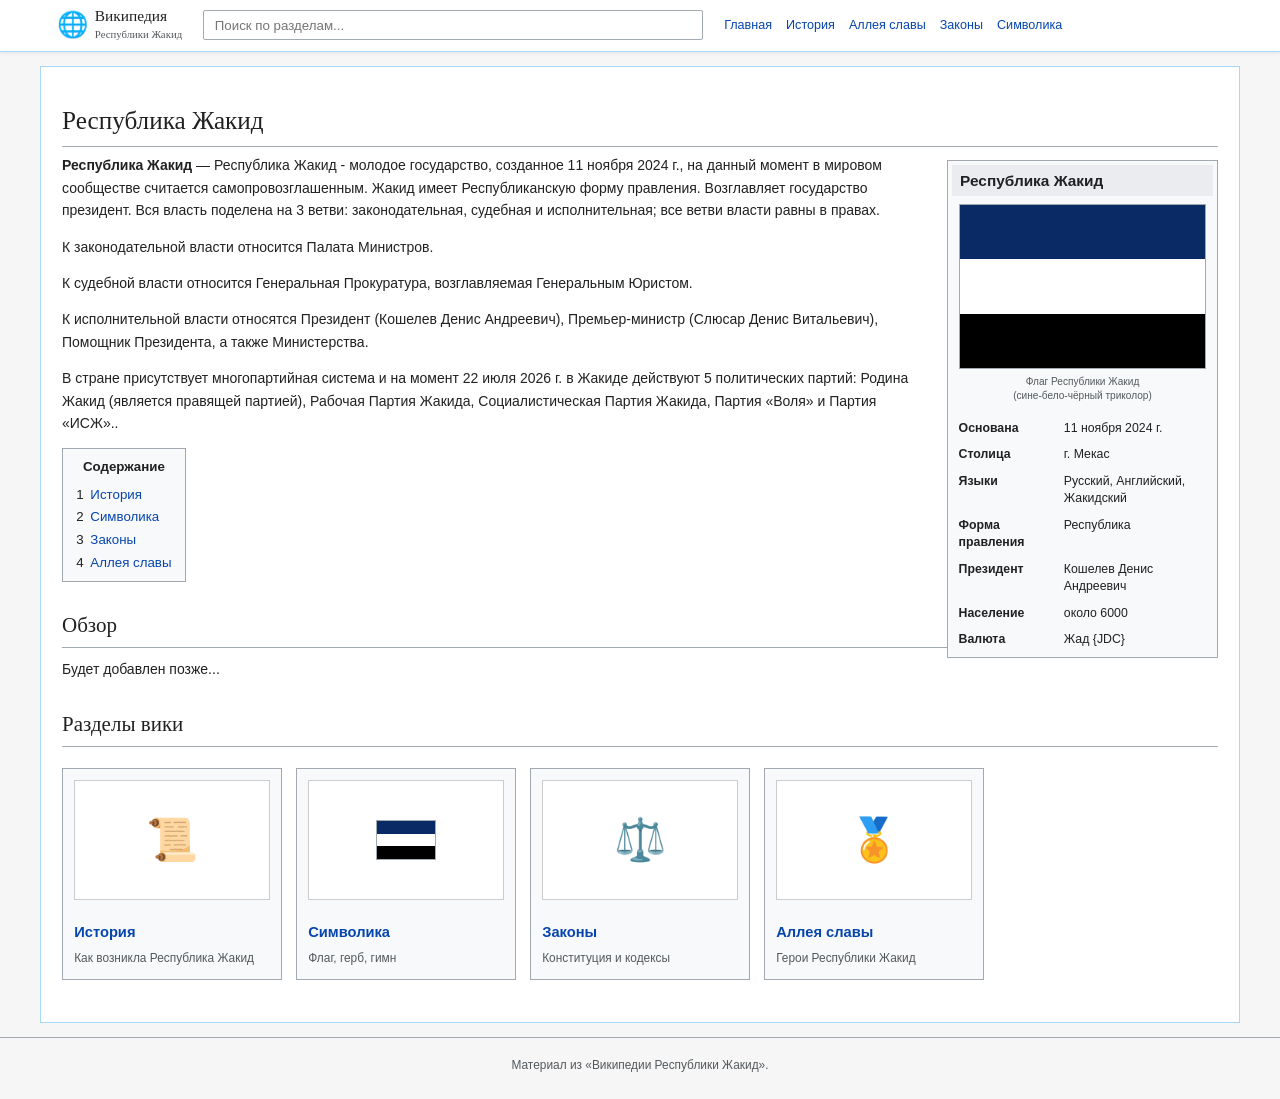
<file: index.html>
<!DOCTYPE html>
<html lang="ru">
<head>
    <meta charset="UTF-8">
    <meta name="viewport" content="width=device-width, initial-scale=1.0">
    <title>Республика Жакид — Википедия</title>
    <link rel="stylesheet" href="style.css">
</head>
<body>

<header id="wiki-header">
    <div class="header-inner">
        <a href="index.html" class="logo">
            <span class="logo-globe">🌐</span>
            <span class="logo-text">Википедия<br><small>Республики Жакид</small></span>
        </a>
        <div class="search-box">
            <input type="text" id="searchInput" placeholder="Поиск по разделам..." autocomplete="off">
            <div id="searchResults" class="search-results"></div>
        </div>
        <div class="header-links">
            <a href="index.html">Главная</a>
            <a href="history.html">История</a>
            <a href="heroes.html">Аллея славы</a>
            <a href="laws.html">Законы</a>
            <a href="symbols.html">Символика</a>
        </div>
    </div>
</header>

<main id="content">
    <h1 class="firstHeading">Республика Жакид</h1>

    <table class="infobox">
        <tr><th colspan="2" class="infobox-title">Республика Жакид</th></tr>
        <tr>
            <td colspan="2" style="text-align:center; padding: 0.5em;">
                <div class="zhakid-flag"></div>
                <div class="img-caption">Флаг Республики Жакид<br>(сине-бело-чёрный триколор)</div>
            </td>
        </tr>
        <tr><th>Основана</th><td>11 ноября 2024 г.</td></tr>
        <tr><th>Столица</th><td>г. Мекас</td></tr>
        <tr><th>Языки</th><td>Русский, Английский, Жакидский</td></tr>
        <tr><th>Форма правления</th><td>Республика</td></tr>
        <tr><th>Президент</th><td>Кошелев Денис Андреевич</td></tr>
        <tr><th>Население</th><td>около 6000</td></tr>
        <tr><th>Валюта</th><td>Жад {JDC}</td></tr>
    </table>

    <p><b>Республика Жакид</b> — Республика Жакид - молодое государство, созданное 11 ноября 2024 г., на данный момент в мировом сообществе считается самопровозглашенным.
	Жакид имеет Республиканскую форму правления. Возглавляет государство президент. Вся власть поделена на 3 ветви: законодательная, судебная и исполнительная; все ветви власти равны в правах.
</p>
    <p></p>К законодательной власти относится Палата Министров.
<p></p>К судебной власти относится Генеральная Прокуратура, возглавляемая Генеральным Юристом.
<p></p>К исполнительной власти относятся Президент (Кошелев Денис Андреевич), Премьер-министр (Слюсар Денис Витальевич), Помощник Президента, а также Министерства.
<p></p>В стране присутствует многопартийная система и на момент 22 июля 2026 г. в Жакиде действуют 5 политических партий: Родина Жакид (является правящей партией), Рабочая Партия Жакида, Социалистическая Партия Жакида, Партия «Воля» и Партия «ИСЖ»..</p>

    <div id="toc">
        <div class="toctitle"><h2>Содержание</h2></div>
        <ul>
            <li><span class="tocnumber">1</span><a href="history.html">История</a></li>
            <li><span class="tocnumber">2</span><a href="symbols.html">Символика</a></li>
            <li><span class="tocnumber">3</span><a href="laws.html">Законы</a></li>
            <li><span class="tocnumber">4</span><a href="heroes.html">Аллея славы</a></li>
        </ul>
    </div>

    <h2>Обзор</h2>
    <p>Будет добавлен позже...</p>

    <h2>Разделы вики</h2>
    <div class="article-grid">
        <a class="article-card" href="history.html">
            <div class="card-flag">📜</div>
            <div class="card-title">История</div>
            <div class="card-desc">Как возникла Республика Жакид</div>
        </a>
        <a class="article-card" href="symbols.html">
            <div class="card-flag">
                <div class="zhakid-flag" style="max-width:60px;"></div>
            </div>
            <div class="card-title">Символика</div>
            <div class="card-desc">Флаг, герб, гимн</div>
        </a>
        <a class="article-card" href="laws.html">
            <div class="card-flag">⚖️</div>
            <div class="card-title">Законы</div>
            <div class="card-desc">Конституция и кодексы</div>
        </a>
        <a class="article-card" href="heroes.html">
            <div class="card-flag">🏅</div>
            <div class="card-title">Аллея славы</div>
            <div class="card-desc">Герои Республики Жакид</div>
        </a>
    </div>
</main>

<footer id="wiki-footer">
    <p>Материал из «Википедии Республики Жакид».</p>
</footer>

<script src="data.js"></script>
<script src="app.js"></script>
</body>
</html>
</file>
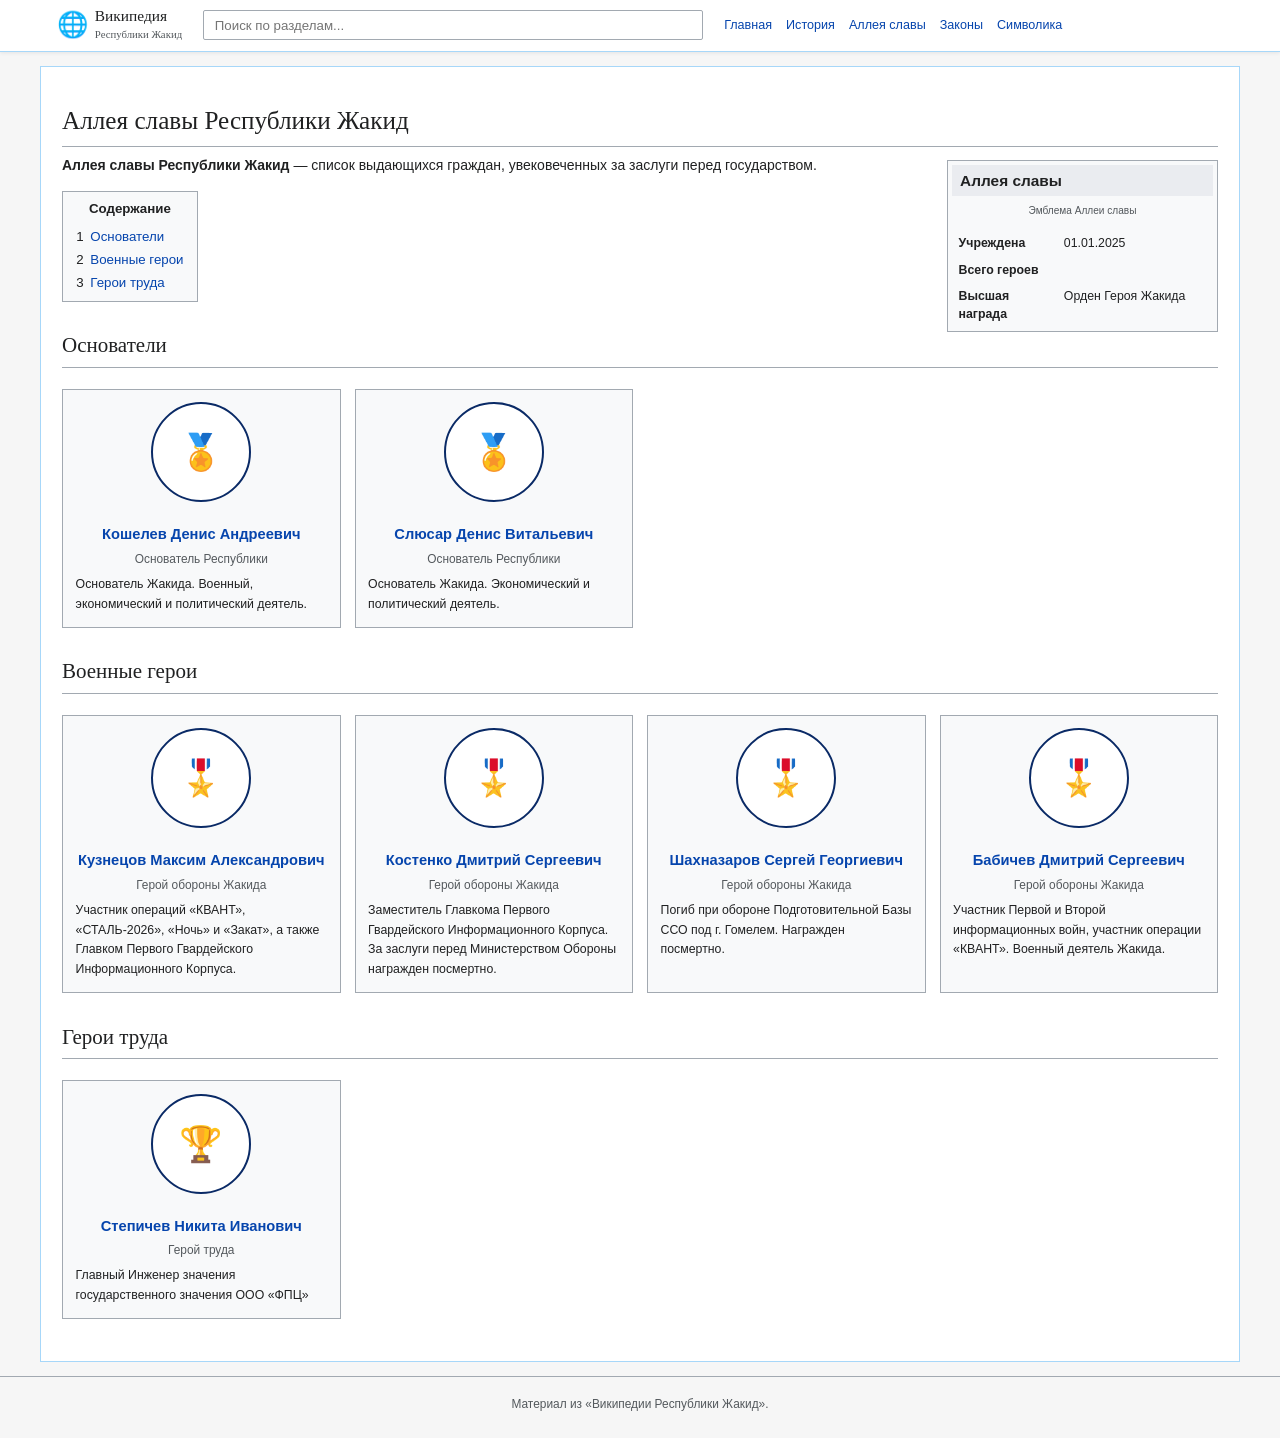
<file: heroes.html>
<!DOCTYPE html>
<html lang="ru">
<head>
    <meta charset="UTF-8">
    <meta name="viewport" content="width=device-width, initial-scale=1.0">
    <title>Аллея славы — Википедия Республики Жакид</title>
    <link rel="stylesheet" href="style.css">
</head>
<body>

<header id="wiki-header">
    <div class="header-inner">
        <a href="index.html" class="logo">
            <span class="logo-globe">🌐</span>
            <span class="logo-text">Википедия<br><small>Республики Жакид</small></span>
        </a>
        <div class="search-box">
            <input type="text" id="searchInput" placeholder="Поиск по разделам..." autocomplete="off">
            <div id="searchResults" class="search-results"></div>
        </div>
        <div class="header-links">
            <a href="index.html">Главная</a>
            <a href="history.html">История</a>
            <a href="heroes.html">Аллея славы</a>
            <a href="laws.html">Законы</a>
            <a href="symbols.html">Символика</a>
        </div>
    </div>
</header>

<main id="content">
    <h1 class="firstHeading">Аллея славы Республики Жакид</h1>

    <!-- Инфобокс справа -->
    <table class="infobox">
        <tr><th colspan="2" class="infobox-title">Аллея славы</th></tr>
        <tr>
            <td colspan="2" style="text-align:center; padding:0.5em;">
                <span style="font-size:3em;"></span>
                <div class="img-caption">Эмблема Аллеи славы</div>
            </td>
        </tr>
        <tr><th>Учреждена</th><td>01.01.2025</td></tr>
        <tr><th>Всего героев</th><td></td></tr>
        <tr><th>Высшая награда</th><td>Орден Героя Жакида</td></tr>
    </table>

    <p><b>Аллея славы Республики Жакид</b> — список выдающихся граждан,
    увековеченных за заслуги перед государством.</p>

    <div id="toc">
        <div class="toctitle"><h2>Содержание</h2></div>
        <ul>
            <li><span class="tocnumber">1</span><a href="#founders">Основатели</a></li>
            <li><span class="tocnumber">2</span><a href="#military">Военные герои</a></li>
            <li><span class="tocnumber">3</span><a href="#labour">Герои труда</a></li>
        </ul>
    </div>

    <h2 id="founders">Основатели</h2>
    <div class="heroes-grid">
        <div class="hero-card">
            <div class="hero-photo">🏅</div>
            <div class="hero-name">Кошелев Денис Андреевич</div>
            <div class="hero-role">Основатель Республики</div>
            <div class="hero-desc">Основатель Жакида. Военный, экономический и политический деятель.</div>
        </div>
        <div class="hero-card">
            <div class="hero-photo">🏅</div>
            <div class="hero-name">Слюсар Денис Витальевич</div>
            <div class="hero-role">Основатель Республики</div>
            <div class="hero-desc">Основатель Жакида. Экономический и политический деятель.</div>
        </div>
        <!-- ещё карточки -->
    </div>

    <h2 id="military">Военные герои</h2>
    <div class="heroes-grid">
        <div class="hero-card">
            <div class="hero-photo">🎖️</div>
            <div class="hero-name">Кузнецов Максим Александрович</div>
            <div class="hero-role">Герой обороны Жакида</div>
            <div class="hero-desc">Участник операций «КВАНТ», «СТАЛЬ-2026», «Ночь» и «Закат», а также Главком Первого Гвардейского Информационного Корпуса.</div>
        </div>
        <div class="hero-card">
            <div class="hero-photo">🎖️</div>
            <div class="hero-name">Костенко Дмитрий Сергеевич</div>
            <div class="hero-role">Герой обороны Жакида</div>
            <div class="hero-desc">Заместитель Главкома Первого Гвардейского Информационного Корпуса. За заслуги перед Министерством Обороны награжден посмертно.</div>
        </div>
        <div class="hero-card">
            <div class="hero-photo">🎖️</div>
            <div class="hero-name">Шахназаров Сергей Георгиевич</div>
            <div class="hero-role">Герой обороны Жакида</div>
            <div class="hero-desc">Погиб при обороне Подготовительной Базы ССО под г. Гомелем. Награжден посмертно.</div>
        </div>
        <div class="hero-card">
            <div class="hero-photo">🎖️</div>
            <div class="hero-name">Бабичев Дмитрий Сергеевич</div>
            <div class="hero-role">Герой обороны Жакида</div>
            <div class="hero-desc">Участник Первой и Второй информационных войн, участник операции «КВАНТ». Военный деятель Жакида.</div>
        </div>
    </div>

    <h2 id="labour">Герои труда</h2>
    <div class="heroes-grid">
        <div class="hero-card">
            <div class="hero-photo">🏆</div>
            <div class="hero-name">Степичев Никита Иванович</div>
            <div class="hero-role">Герой труда</div>
            <div class="hero-desc">Главный Инженер значения государственного значения ООО «ФПЦ»</div>
        </div>
    </div>
</main>

<footer id="wiki-footer">
    <p>Материал из «Википедии Республики Жакид».</p>
</footer>

<script src="data.js"></script>
<script src="app.js"></script>
</body>
</html>
</file>
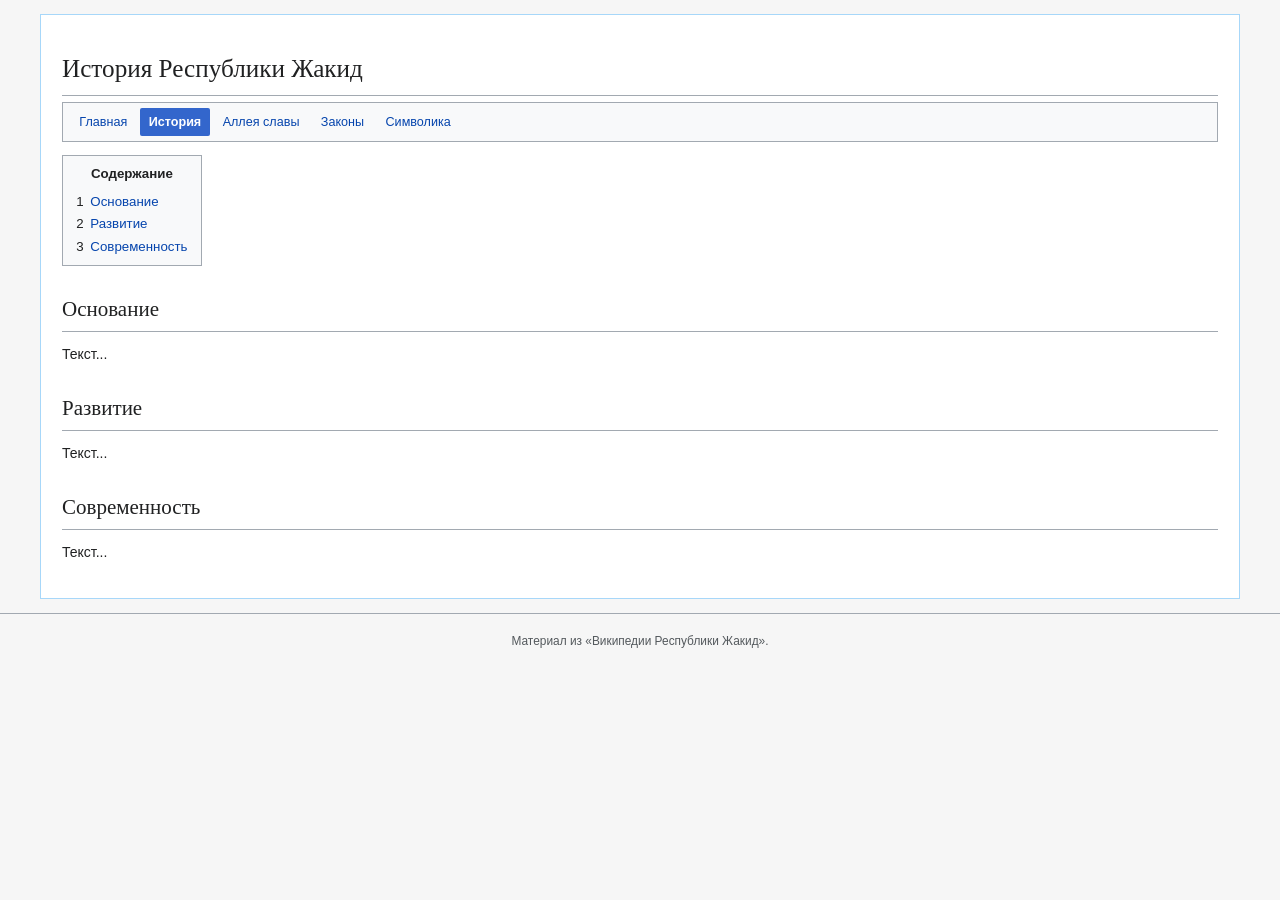
<file: history.html>
<!DOCTYPE html>
<html lang="ru">
<head>
    <meta charset="UTF-8">
    <meta name="viewport" content="width=device-width, initial-scale=1.0">
    <title>История — Википедия Республики Жакид</title>
    <link rel="stylesheet" href="style.css">
</head>
<body>

<!-- Шапка — вставь ту же, что выше -->

<main id="content">
    <h1 class="firstHeading">История Республики Жакид</h1>

    <div class="section-nav">
        <a href="index.html">Главная</a>
        <a href="history.html" class="active">История</a>
        <a href="heroes.html">Аллея славы</a>
        <a href="laws.html">Законы</a>
        <a href="symbols.html">Символика</a>
    </div>

    <div id="toc">
        <div class="toctitle"><h2>Содержание</h2></div>
        <ul>
            <li><span class="tocnumber">1</span><a href="#foundation">Основание</a></li>
            <li><span class="tocnumber">2</span><a href="#development">Развитие</a></li>
            <li><span class="tocnumber">3</span><a href="#today">Современность</a></li>
        </ul>
    </div>

    <h2 id="foundation">Основание</h2>
    <p>Текст...</p>

    <h2 id="development">Развитие</h2>
    <p>Текст...</p>

    <h2 id="today">Современность</h2>
    <p>Текст...</p>
</main>

<footer id="wiki-footer"><p>Материал из «Википедии Республики Жакид».</p></footer>

<script src="data.js"></script>
<script src="app.js"></script>
</body>
</html>
</file>
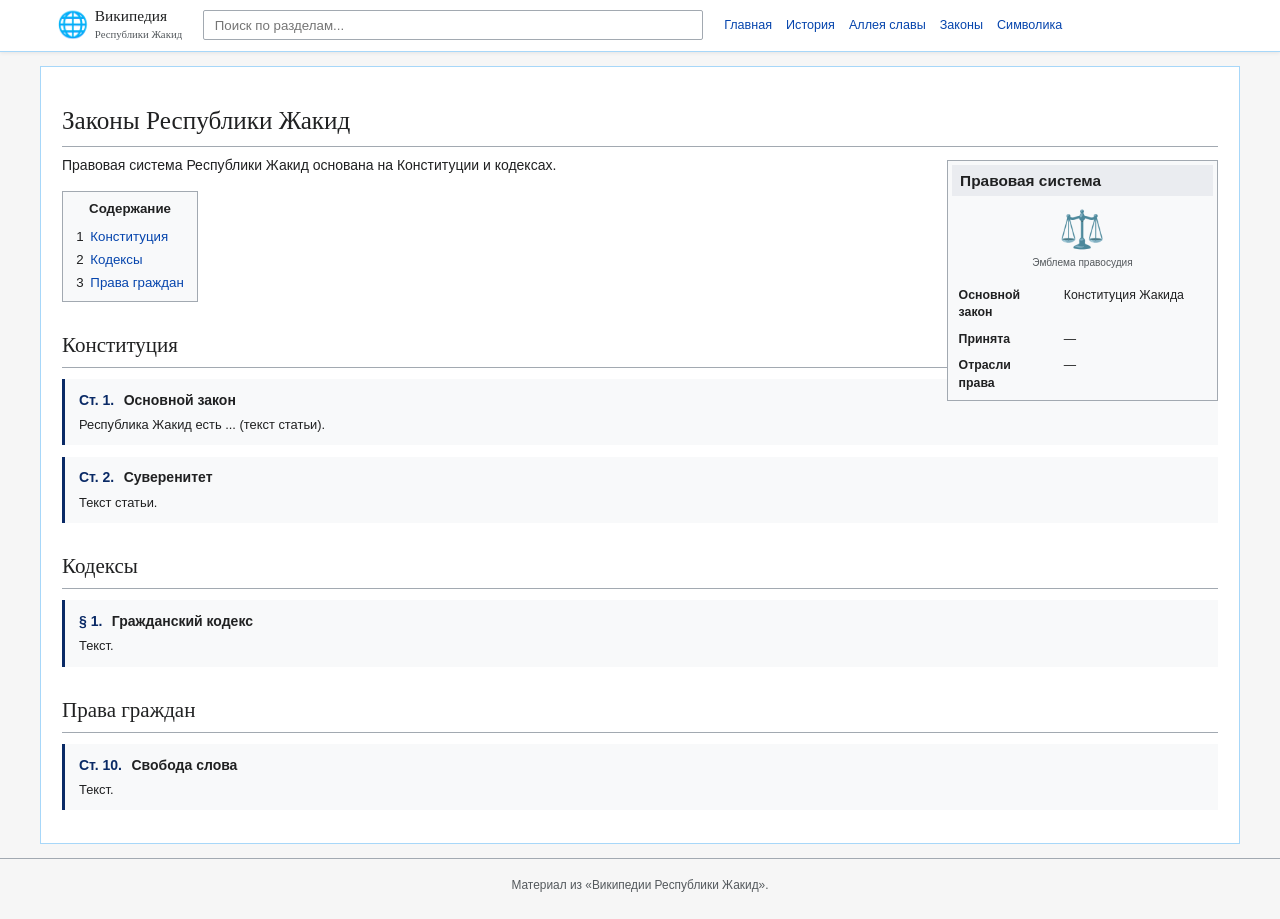
<file: laws.html>
<!DOCTYPE html>
<html lang="ru">
<head>
    <meta charset="UTF-8">
    <meta name="viewport" content="width=device-width, initial-scale=1.0">
    <title>Законы — Википедия Республики Жакид</title>
    <link rel="stylesheet" href="style.css">
</head>
<body>

<header id="wiki-header">
    <div class="header-inner">
        <a href="index.html" class="logo">
            <span class="logo-globe">🌐</span>
            <span class="logo-text">Википедия<br><small>Республики Жакид</small></span>
        </a>
        <div class="search-box">
            <input type="text" id="searchInput" placeholder="Поиск по разделам..." autocomplete="off">
            <div id="searchResults" class="search-results"></div>
        </div>
        <div class="header-links">
            <a href="index.html">Главная</a>
            <a href="history.html">История</a>
            <a href="heroes.html">Аллея славы</a>
            <a href="laws.html">Законы</a>
            <a href="symbols.html">Символика</a>
        </div>
    </div>
</header>

<main id="content">
    <h1 class="firstHeading">Законы Республики Жакид</h1>

    <table class="infobox">
        <tr><th colspan="2" class="infobox-title">Правовая система</th></tr>
        <tr>
            <td colspan="2" style="text-align:center; padding:0.5em;">
                <span style="font-size:3em;">⚖️</span>
                <div class="img-caption">Эмблема правосудия</div>
            </td>
        </tr>
        <tr><th>Основной закон</th><td>Конституция Жакида</td></tr>
        <tr><th>Принята</th><td>—</td></tr>
        <tr><th>Отрасли права</th><td>—</td></tr>
    </table>

    <p>Правовая система Республики Жакид основана на Конституции и кодексах.</p>

    <div id="toc">
        <div class="toctitle"><h2>Содержание</h2></div>
        <ul>
            <li><span class="tocnumber">1</span><a href="#constitution">Конституция</a></li>
            <li><span class="tocnumber">2</span><a href="#codes">Кодексы</a></li>
            <li><span class="tocnumber">3</span><a href="#rights">Права граждан</a></li>
        </ul>
    </div>

    <h2 id="constitution">Конституция</h2>

    <div class="law-item">
        <span class="law-num">Ст. 1.</span>
        <span class="law-title">Основной закон</span>
        <div class="law-text">Республика Жакид есть ... (текст статьи).</div>
    </div>

    <div class="law-item">
        <span class="law-num">Ст. 2.</span>
        <span class="law-title">Суверенитет</span>
        <div class="law-text">Текст статьи.</div>
    </div>

    <h2 id="codes">Кодексы</h2>
    <div class="law-item">
        <span class="law-num">§ 1.</span>
        <span class="law-title">Гражданский кодекс</span>
        <div class="law-text">Текст.</div>
    </div>

    <h2 id="rights">Права граждан</h2>
    <div class="law-item">
        <span class="law-num">Ст. 10.</span>
        <span class="law-title">Свобода слова</span>
        <div class="law-text">Текст.</div>
    </div>
</main>

<footer id="wiki-footer">
    <p>Материал из «Википедии Республики Жакид».</p>
</footer>

<script src="data.js"></script>
<script src="app.js"></script>
</body>
</html>
</file>
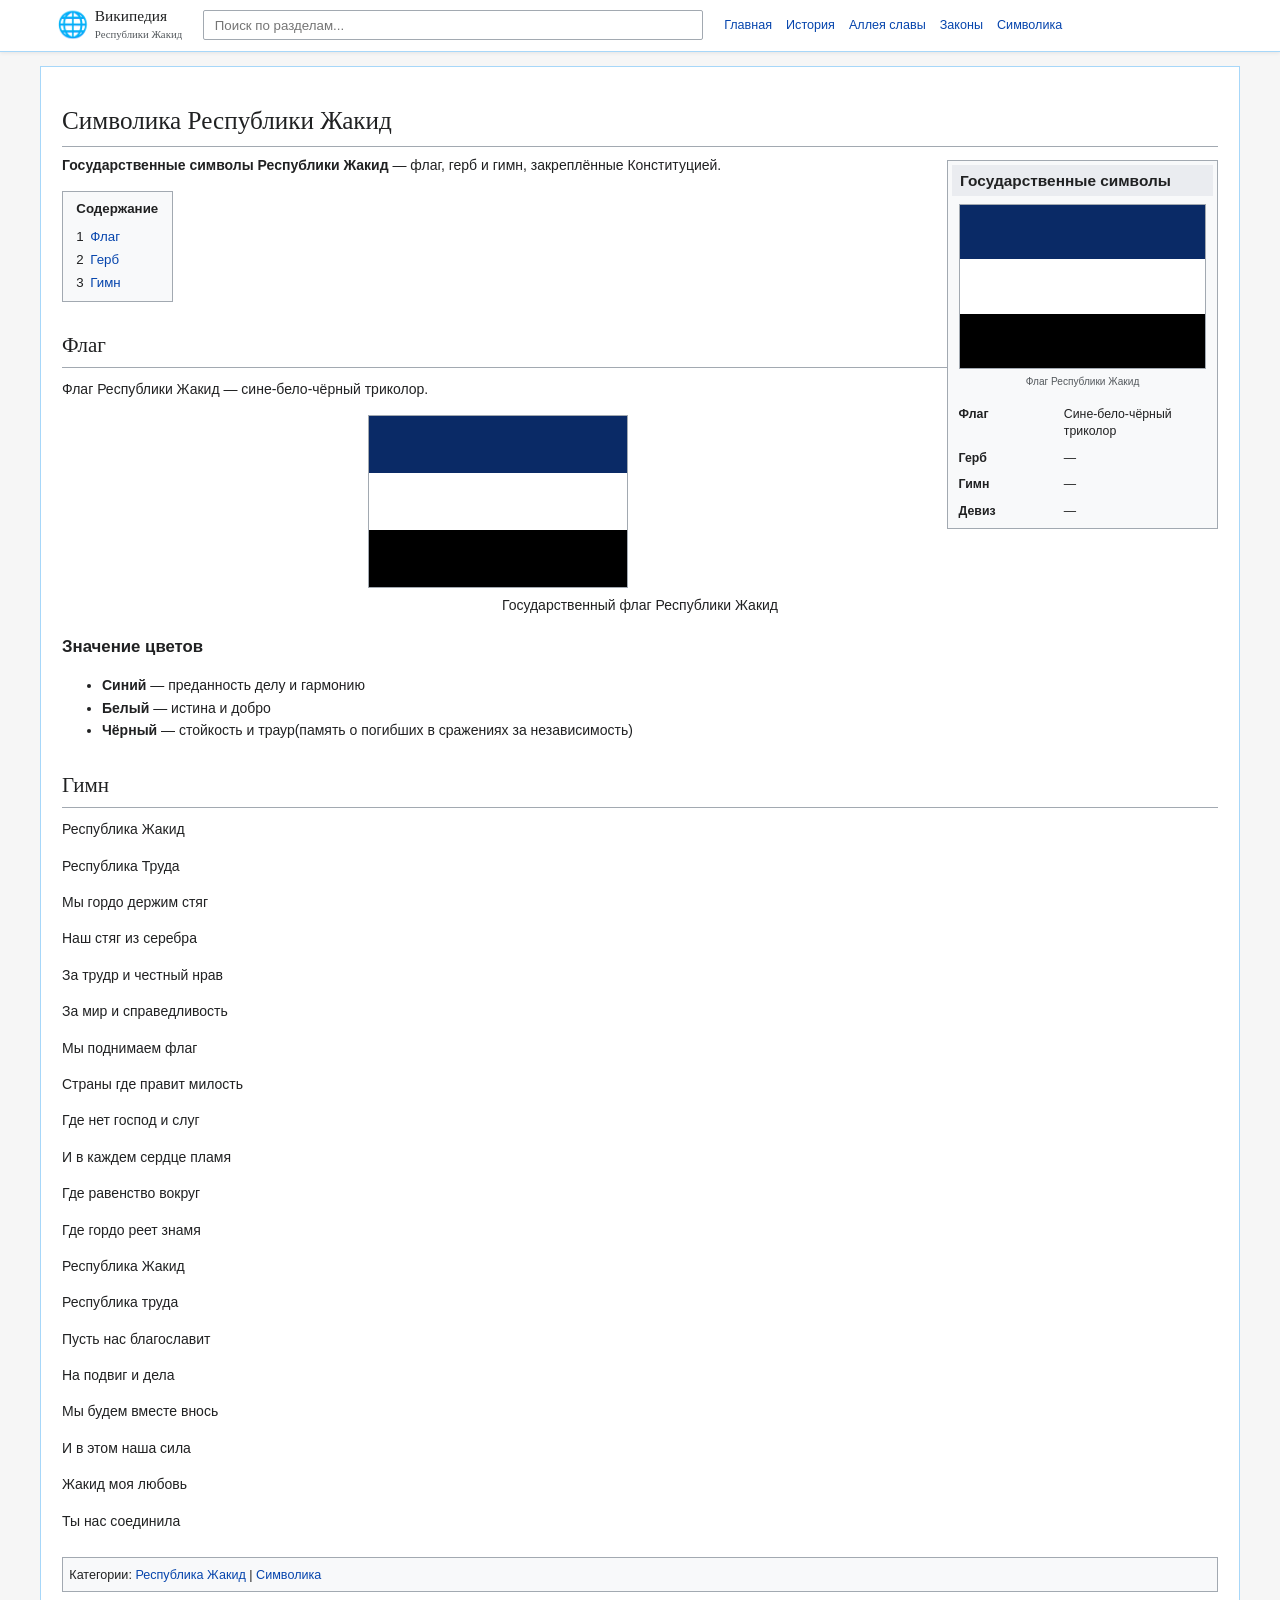
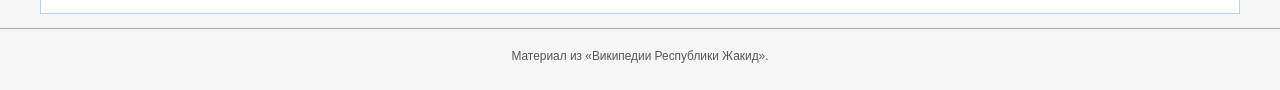
<file: symbols.html>
<!DOCTYPE html>
<html lang="ru">
<head>
    <meta charset="UTF-8">
    <meta name="viewport" content="width=device-width, initial-scale=1.0">
    <title>Символика — Википедия Республики Жакид</title>
    <link rel="stylesheet" href="style.css">
</head>
<body>

<header id="wiki-header">
    <div class="header-inner">
        <a href="index.html" class="logo">
            <span class="logo-globe">🌐</span>
            <span class="logo-text">Википедия<br><small>Республики Жакид</small></span>
        </a>
        <div class="search-box">
            <input type="text" id="searchInput" placeholder="Поиск по разделам..." autocomplete="off">
            <div id="searchResults" class="search-results"></div>
        </div>
        <div class="header-links">
            <a href="index.html">Главная</a>
            <a href="history.html">История</a>
            <a href="heroes.html">Аллея славы</a>
            <a href="laws.html">Законы</a>
            <a href="symbols.html">Символика</a>
        </div>
    </div>
</header>

<main id="content">
    <h1 class="firstHeading">Символика Республики Жакид</h1>

    <table class="infobox">
        <tr><th colspan="2" class="infobox-title">Государственные символы</th></tr>
        <tr>
            <td colspan="2" style="text-align:center; padding:0.5em;">
                <div class="zhakid-flag"></div>
                <div class="img-caption">Флаг Республики Жакид</div>
            </td>
        </tr>
        <tr><th>Флаг</th><td>Сине-бело-чёрный триколор</td></tr>
        <tr><th>Герб</th><td>—</td></tr>
        <tr><th>Гимн</th><td>—</td></tr>
        <tr><th>Девиз</th><td>—</td></tr>
    </table>

    <p><b>Государственные символы Республики Жакид</b> — флаг, герб и гимн,
    закреплённые Конституцией.</p>

    <div id="toc">
        <div class="toctitle"><h2>Содержание</h2></div>
        <ul>
            <li><span class="tocnumber">1</span><a href="#flag">Флаг</a></li>
            <li><span class="tocnumber">2</span><a href="#coat">Герб</a></li>
            <li><span class="tocnumber">3</span><a href="#anthem">Гимн</a></li>
        </ul>
    </div>

    <h2 id="flag">Флаг</h2>
    <p>Флаг Республики Жакид — сине-бело-чёрный триколор.</p>
    <div style="text-align:center; margin: 1em 0;">
        <div class="zhakid-flag"></div>
        <div class="img-caption">Государственный флаг Республики Жакид</div>
    </div>

    <h3>Значение цветов</h3>
    <ul>
        <li><b>Синий</b> — преданность делу и гармонию</li>
        <li><b>Белый</b> — истина и добро</li>
        <li><b>Чёрный</b> — стойкость и траур(память о погибших в сражениях за независимость)</li>
    </ul>

    <h2 id="anthem">Гимн</h2>
    <p>Республика Жакид</p>
    <p>Республика Труда
    <p>Мы гордо держим стяг
    <p>Наш стяг из серебра
<p>
    <p>За трудр и честный нрав
    <p>За мир и справедливость
    <p>Мы поднимаем флаг
    <p>Страны где правит милость
<p>
    <p>Где нет господ и слуг
    <p>И в каждем сердце пламя
    <p>Где равенство вокруг
    <p>Где гордо реет знамя
<p>
    <p>Республика Жакид
    <p>Республика труда
    <p>Пусть нас благославит
    <p>На подвиг и дела
<p>
    <p>Мы будем вместе внось
    <p>И в этом наша сила
    <p>Жакид моя любовь
    <p>Ты нас соединила</p>

    <div class="catlinks">
        Категории: <a href="index.html">Республика Жакид</a> | <a href="symbols.html">Символика</a>
    </div>
</main>

<footer id="wiki-footer">
    <p>Материал из «Википедии Республики Жакид».</p>
</footer>

<script src="data.js"></script>
<script src="app.js"></script>
</body>
</html>
</file>
<file: style.css>
/* ===== Базовое ===== */
* { box-sizing: border-box; }

body {
    font-family: sans-serif;
    font-size: 0.875em;
    line-height: 1.6;
    color: #202122;
    background-color: #f6f6f6;
    margin: 0;
    padding: 0;
}

/* ===== Шапка ===== */
#wiki-header {
    background: #fff;
    border-bottom: 1px solid #a7d7f9;
    position: sticky;
    top: 0;
    z-index: 100;
    box-shadow: 0 1px 4px rgba(0,0,0,0.08);
}

.header-inner {
    max-width: 1200px;
    margin: 0 auto;
    padding: 0.6em 1.2em;
    display: flex;
    align-items: center;
    gap: 1.5em;
}

.logo {
    display: flex;
    align-items: center;
    gap: 0.5em;
    text-decoration: none;
    color: #202122;
    font-family: 'Linux Libertine', Georgia, serif;
    line-height: 1.1;
}
.logo-globe { font-size: 1.8em; }
.logo-text { font-size: 1.1em; }
.logo-text small { font-size: 0.7em; color: #54595d; }

.search-box {
    flex: 1;
    position: relative;
    max-width: 500px;
}

#searchInput {
    width: 100%;
    padding: 0.5em 0.8em;
    border: 1px solid #a2a9b1;
    border-radius: 2px;
    font-size: 0.95em;
    outline: none;
}
#searchInput:focus { border-color: #3366cc; box-shadow: 0 0 0 2px rgba(51,102,204,0.15); }

.search-results {
    position: absolute;
    top: 100%;
    left: 0;
    right: 0;
    background: #fff;
    border: 1px solid #a2a9b1;
    border-top: none;
    max-height: 400px;
    overflow-y: auto;
    display: none;
    z-index: 200;
    box-shadow: 0 4px 10px rgba(0,0,0,0.1);
}
.search-results.active { display: block; }

.search-result-item {
    padding: 0.6em 0.9em;
    cursor: pointer;
    border-bottom: 1px solid #eaecf0;
    font-size: 0.9em;
}
.search-result-item:last-child { border-bottom: none; }
.search-result-item:hover { background: #eaf3ff; }
.search-result-item .title { font-weight: bold; color: #0645ad; }
.search-result-item .snippet { color: #54595d; font-size: 0.85em; }
.search-result-item .no-results { color: #54595d; font-style: italic; }

.header-links { display: flex; gap: 1em; }
.header-links a {
    color: #0645ad;
    text-decoration: none;
    font-size: 0.9em;
}
.header-links a:hover { text-decoration: underline; }

/* ===== Контент ===== */
#content {
    background-color: #fff;
    border: 1px solid #a7d7f9;
    max-width: 1200px;
    margin: 1em auto;
    padding: 1.25em 1.5em 1.5em 1.5em;
    min-height: 60vh;
}

h1.firstHeading {
    font-family: 'Linux Libertine', Georgia, serif;
    font-size: 1.8em;
    border-bottom: 1px solid #a2a9b1;
    margin-bottom: 0.25em;
    padding-bottom: 0.2em;
    font-weight: normal;
}

h2 {
    font-family: 'Linux Libertine', Georgia, serif;
    font-size: 1.5em;
    border-bottom: 1px solid #a2a9b1;
    margin-top: 1.3em;
    margin-bottom: 0.5em;
    font-weight: normal;
    padding-bottom: 0.2em;
}

h3 {
    font-size: 1.2em;
    font-weight: bold;
    margin-top: 1em;
    margin-bottom: 0.5em;
}

a { color: #0645ad; text-decoration: none; }
a:hover { text-decoration: underline; }
a.new { color: #ba0000; }

p { margin: 0.5em 0 1em 0; }

/* ===== Инфобокс ===== */
.infobox {
    float: right;
    clear: right;
    width: 22em;
    margin: 0.5em 0 1em 1em;
    background-color: #f8f9fa;
    border: 1px solid #a2a9b1;
    font-size: 0.88em;
    line-height: 1.4;
    padding: 0.2em;
}
.infobox-title {
    text-align: center;
    font-size: 1.25em;
    font-weight: bold;
    padding: 0.3em;
    background-color: #eaecf0;
    margin-bottom: 0.2em;
}
.infobox img {
    display: block;
    margin: 0 auto;
    max-width: 100%;
    height: auto;
    padding: 0.5em 0;
}
.infobox .img-caption {
    text-align: center;
    font-size: 0.82em;
    color: #54595d;
    padding: 0 0.5em 0.5em;
}
.infobox table { width: 100%; border-collapse: collapse; }
.infobox th, .infobox td {
    padding: 0.3em 0.5em;
    vertical-align: top;
    text-align: left;
}
.infobox th { width: 40%; font-weight: bold; }

/* ===== Оглавление ===== */
#toc {
    display: table;
    background-color: #f8f9fa;
    border: 1px solid #a2a9b1;
    padding: 0.5em 1em;
    font-size: 0.95em;
    margin: 1em 0;
}
#toc h2 {
    font-size: 1em;
    font-weight: bold;
    border-bottom: none;
    margin: 0;
    padding: 0;
    display: inline-block;
    font-family: sans-serif;
}
.toctitle { text-align: center; margin-bottom: 0.5em; }
#toc ul { list-style: none; margin: 0; padding: 0; }
#toc ul ul { margin-left: 1.5em; }
#toc li { margin-bottom: 0.1em; }
.tocnumber { color: #202122; padding-right: 0.5em; }

/* ===== Сноски ===== */
.reference { font-size: 0.8em; vertical-align: super; line-height: 1; }
.references {
    font-size: 0.9em;
    column-count: 2;
    margin-top: 2em;
    border-top: 1px solid #a2a9b1;
    padding-top: 1em;
}
.references ol { margin: 0; padding-left: 1.5em; }

/* ===== Категории ===== */
.catlinks {
    border: 1px solid #a2a9b1;
    background-color: #f8f9fa;
    padding: 0.5em;
    margin-top: 2em;
    font-size: 0.9em;
    clear: both;
}

/* ===== Главная страница ===== */
.main-page h1 { margin-top: 0; }
.article-grid {
    display: grid;
    grid-template-columns: repeat(auto-fill, minmax(220px, 1fr));
    gap: 1em;
    margin: 1.5em 0;
}
.article-card {
    border: 1px solid #a2a9b1;
    background: #f8f9fa;
    padding: 0.8em;
    cursor: pointer;
    transition: 0.15s;
    text-decoration: none;
    color: inherit;
    display: block;
}
.article-card:hover {
    background: #eaf3ff;
    border-color: #3366cc;
    transform: translateY(-2px);
    box-shadow: 0 4px 10px rgba(0,0,0,0.08);
}
.article-card .card-flag {
    width: 100%;
    height: 120px;
    object-fit: cover;
    border: 1px solid #ccc;
    margin-bottom: 0.5em;
    background: #fff;
    display: flex;
    align-items: center;
    justify-content: center;
    font-size: 3em;
    overflow: hidden;
}
.article-card .card-flag img { width: 100%; height: 100%; object-fit: cover; }
.article-card .card-title { font-weight: bold; font-size: 1.05em; color: #0645ad; margin-bottom: 0.3em; }
.article-card .card-desc { font-size: 0.85em; color: #54595d; }

/* ===== Навигация "Все статьи" ===== */
.article-list { list-style: none; padding: 0; }
.article-list li {
    padding: 0.6em 0;
    border-bottom: 1px solid #eaecf0;
    display: flex;
    align-items: center;
    gap: 0.8em;
}
.article-list li a { font-size: 1.05em; }
.article-list .list-flag {
    width: 40px;
    height: 26px;
    object-fit: cover;
    border: 1px solid #ccc;
    background: #f8f9fa;
    display: flex;
    align-items: center;
    justify-content: center;
    font-size: 1.2em;
}

/* ===== Адаптив ===== */
@media (max-width: 720px) {
    .infobox { float: none; width: 100%; margin: 1em 0; }
    .header-inner { flex-wrap: wrap; gap: 0.6em; }
    .search-box { order: 3; flex-basis: 100%; max-width: none; }
    .header-links { margin-left: auto; }
    #content { margin: 0.5em; padding: 1em; }
}

/* ===== Навигация по разделам ===== */
.section-nav {
    display: flex;
    flex-wrap: wrap;
    gap: 0.3em;
    background: #f8f9fa;
    border: 1px solid #a2a9b1;
    padding: 0.4em 0.6em;
    margin: 0 0 1em 0;
    font-size: 0.9em;
}
.section-nav a {
    padding: 0.3em 0.7em;
    border-radius: 2px;
}
.section-nav a:hover { background: #eaf3ff; text-decoration: none; }
.section-nav a.active {
    background: #3366cc;
    color: #fff;
    font-weight: bold;
}

/* ===== Флаг Жакида (CSS-триколор) ===== */
.zhakid-flag {
    display: inline-block;
    width: 100%;
    max-width: 260px;
    aspect-ratio: 3 / 2;
    border: 1px solid #a2a9b1;
    background: linear-gradient(
        to bottom,
        #0a2a66 0%, #0a2a66 33.33%,
        #ffffff 33.33%, #ffffff 66.66%,
        #000000 66.66%, #000000 100%
    );
}
.zhakid-flag.small {
    width: 40px;
    height: 26px;
    max-width: none;
    vertical-align: middle;
    margin-right: 0.5em;
}

/* ===== Аллея славы ===== */
.heroes-grid {
    display: grid;
    grid-template-columns: repeat(auto-fill, minmax(240px, 1fr));
    gap: 1em;
    margin: 1.5em 0;
}
.hero-card {
    border: 1px solid #a2a9b1;
    background: #f8f9fa;
    padding: 0.9em;
    text-align: center;
}
.hero-card .hero-photo {
    width: 100px;
    height: 100px;
    border-radius: 50%;
    object-fit: cover;
    border: 2px solid #0a2a66;
    background: #fff;
    margin: 0 auto 0.6em;
    display: flex;
    align-items: center;
    justify-content: center;
    font-size: 2.5em;
}
.hero-card .hero-name {
    font-weight: bold;
    font-size: 1.05em;
    color: #0645ad;
    margin-bottom: 0.2em;
}
.hero-card .hero-role {
    font-size: 0.85em;
    color: #54595d;
    margin-bottom: 0.5em;
}
.hero-card .hero-desc {
    font-size: 0.88em;
    text-align: left;
}

/* ===== Законы ===== */
.law-item {
    border-left: 3px solid #0a2a66;
    background: #f8f9fa;
    padding: 0.7em 1em;
    margin: 0.8em 0;
}
.law-item .law-num {
    font-weight: bold;
    color: #0a2a66;
    margin-right: 0.4em;
}
.law-item .law-title {
    font-weight: bold;
}
.law-item .law-text {
    font-size: 0.92em;
    margin-top: 0.3em;
    color: #202122;
}

/* ===== Подвал ===== */
#wiki-footer {
    text-align: center;
    font-size: 0.85em;
    color: #54595d;
    padding: 1em;
    margin-top: 1em;
    border-top: 1px solid #a2a9b1;
}
</file>
